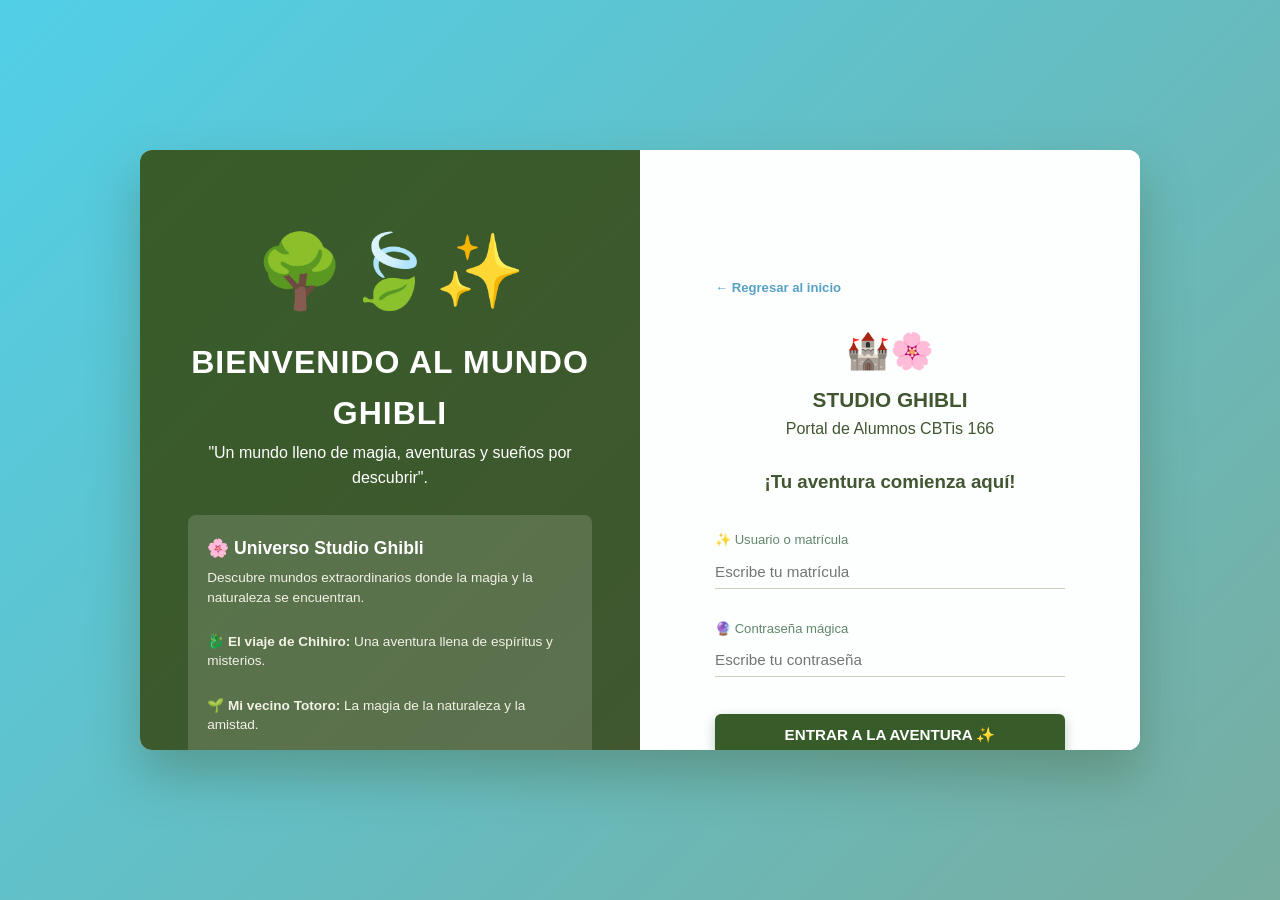
<file: login.html>
<!DOCTYPE html>
<html lang="es">
<head>
    <meta charset="UTF-8">
    <meta name="viewport" content="width=device-width, initial-scale=1.0">
    <title>Studio Ghibli </title>
    <link rel="stylesheet" href="styles.css">
</head>

<body class="cbtis-login-body">

    <div class="cbtis-login-container">

        <!-- PANEL IZQUIERDO: UNIVERSO GHIBLI -->
        <div class="cbtis-left-panel">

            <div class="cbtis-left-content">

                <div class="cbtis-illustration-box">
                    <div class="cbtis-badge-icon">
                        🌳🍃✨
                    </div>

                    <h2>BIENVENIDO AL MUNDO GHIBLI</h2>

                    <p>
                        "Un mundo lleno de magia,
                        aventuras y sueños por descubrir".
                    </p>
                </div>

                <!-- INFORMACIÓN DE PELÍCULAS -->
                <div class="cbtis-notices-box">

                    <h3>🌸 Universo Studio Ghibli</h3>

                    <p>
                        Descubre mundos extraordinarios donde
                        la magia y la naturaleza se encuentran.
                    </p>

                    <br>

                    <p>
                        🐉 <strong>El viaje de Chihiro:</strong>
                        Una aventura llena de espíritus y misterios.
                    </p>

                    <br>

                    <p>
                        🌱 <strong>Mi vecino Totoro:</strong>
                        La magia de la naturaleza y la amistad.
                    </p>

                    <br>

                    <p>
                        🏰 <strong>El castillo ambulante:</strong>
                        Una historia de amor, hechizos y valentía.
                    </p>

                    <br>

                    <p>
                        ✈️ <strong>El servicio de entrega de Kiki:</strong>
                        Una joven bruja descubre su independencia.
                    </p>

                </div>

                <div class="cbtis-slider-dots">
                    <span class="cbtis-dot active"></span>
                    <span class="cbtis-dot"></span>
                    <span class="cbtis-dot"></span>
                </div>

            </div>

            <div class="cbtis-left-footer">
                Studio Ghibli 🌿
                <br>
                <span>
                    Un viaje entre fantasía, naturaleza y sueños.
                </span>
            </div>

        </div>


        <!-- PANEL DERECHO: INICIO DE SESIÓN -->
        <div class="cbtis-right-panel">

            <div class="cbtis-login-wrapper">

                <div class="login-back-container">
                    <a href="index.html" class="cbtis-back-link">
                        ← Regresar al inicio
                    </a>
                </div>

                <div class="cbtis-logo-header">

                    <div class="login-logo-emoji">
                        🏰🌸
                    </div>

                    <h1>
                        STUDIO <strong>GHIBLI</strong>
                    </h1>

                    <p>
                        Portal de Alumnos CBTis 166
                    </p>

                    <br>

                    <h3>¡Tu aventura comienza aquí!</h3>

                </div>

                <form id="form-login" action="#" method="POST">

                    <div class="cbtis-input-group">
                        <label for="usuario">
                            ✨ Usuario o matrícula
                        </label>

                        <input
                            type="text"
                            id="usuario"
                            name="usuario"
                            placeholder="Escribe tu matrícula"
                            required
                        >
                    </div>

                    <div class="cbtis-input-group">
                        <label for="password">
                            🔮 Contraseña mágica
                        </label>

                        <input
                            type="password"
                            id="password"
                            name="password"
                            placeholder="Escribe tu contraseña"
                            required
                        >
                    </div>

                    <button type="submit" class="cbtis-btn-ingresar">
                        ENTRAR A LA AVENTURA ✨
                    </button>

                </form>

                <div class="cbtis-login-help">
                    <a href="#">Tengo dudas</a> |
                    <a href="#">¿Olvidaste tu contraseña?</a>
                </div>

                <div style="text-align:center; margin-top:35px; color:#8a9b83;">
                    <p>🌿 "La vida es un regalo maravilloso" 🌿</p>
                </div>

            </div>

        </div>

    </div>

    <script src="script.js"></script>

</body>
</html>
</file>
<file: styles.css>
/* ======================================================================
   ESTILOS GENERALES Y PORTADA - CBTis 166
   THEME: STUDIO GHIBLI - COLORES EXACTOS DE LA IMAGEN
   Paleta: #51CFE7 #56A1C6 #78ADA0 #375C29 #425631 #61866A #C7D3B9 #F2F2E5 #FCFFFE
   ====================================================================== */
*{
    box-sizing: border-box;
    margin: 0;
    padding: 0;
}

body {
    font-family: 'Segoe UI', Tahoma, Geneva, Verdana, sans-serif;
    color: #425631;                 /* Bosque oscuro - texto base */
    background-color: #F2F2E5;      /* Nubes / Crema - fondo general */
    line-height: 1.6;
}

/* --------------------------------------------------------------------
   BARRA SUPERIOR DE CONTACTO
   -------------------------------------------------------------------- */
.top-bar {
    background-color: #425631;              /* Bosque oscuro */
    color: #F2F2E5;                         /* Crema */
    font-size: 0.82rem;
    padding: 0.5rem 2rem;
    border-bottom: 1px solid rgba(255, 255, 255, 0.1);
}

.top-bar-container {
    max-width: 1200px;
    margin: 0 auto;
    display: flex;
    justify-content: space-between;
    align-items: center;
}

.top-contacts {
    display: flex;
    gap: 2rem;
}

.top-item.whatsapp {
    color: #51CFE7;        /* Cielo Ghibli para WhatsApp */
}

/* ======================================================================
   BARRA DE NAVEGACIÓN RESPONSIVA
   ====================================================================== */
.navbar {
    background-color: #FCFFFE; /* Blanco nube */
    border-bottom: 1px solid #C7D3B9; /* Arena */
    position: sticky;
    top: 0;
    z-index: 1000;
    padding: 0.8rem 1.5rem;
}

.nav-container {
    max-width: 1200px;
    margin: 0 auto;
    display: flex;
    justify-content: space-between;
    align-items: center;
    flex-wrap: wrap;
    gap: 1rem;
}

.nav-brand {
    display: flex;
    align-items: center;
}

.brand-logo-img {
    height: 55px;
    width: auto;
    object-fit: contain;
    display: block;
}

.nav-links {
    display: flex;
    align-items: center;
    gap: 1.5rem;
    flex-wrap: wrap;
}

.nav-links a {
    text-decoration: none;
    color: #425631;
    font-weight: 600;
    font-size: 0.9rem;
    transition: color 0.2s;
}

.nav-links a:hover {
    color: #56A1C6;            /* Mar / Lago */
}

.btn-nav-login {
    background-color: #375C29; /* Pasto */
    color: white !important;
    padding: 8px 16px;
    border-radius: 6px;
    transition: background-color 0.2s;
}

.btn-nav-login:hover {
    background-color: #425631;
}

@media (max-width: 600px) {
    .navbar {
        padding: 0.6rem 1rem;
    }
    .nav-container {
        justify-content: center;
    }
    .nav-links {
        gap: 1rem;
        justify-content: center;
    }
}

/* --------------------------------------------------------------------
   SECCIÓN HERO (DOS COLUMNAS CON COLLAGE)
   -------------------------------------------------------------------- */
.hero-section {
    background: linear-gradient(135deg, #51CFE7 0%, #78ADA0 55%, #61866A 100%); /* Cielo -> Mar lejano -> Verde colina */
    color: white;
    padding: 5rem 2rem;
    overflow: hidden;
}

.hero-container {
    max-width: 1200px;
    margin: 0 auto;
    display: grid;
    grid-template-columns: 1.1fr 0.9fr;
    gap: 3rem;
    align-items: center;
}

@media (max-width: 900px) {
    .hero-container {
        grid-template-columns: 1fr;
    }
}

.hero-tag {
    display: inline-block;
    background-color: rgba(252, 255, 254, 0.35);
    border: 1px solid rgba(252, 255, 254, 0.6);
    color: #FCFFFE;
    padding: 6px 16px;
    border-radius: 20px;
    font-size: 0.85rem;
    font-weight: 600;
    text-transform: uppercase;
    margin-bottom: 1.5rem;
}

.hero-text-side h1 {
    font-size: 2.8rem;
    font-weight: 800;
    margin-bottom: 1rem;
    letter-spacing: -0.5px;
    line-height: 1.2;
    color: #425631;
}

.hero-text-side p {
    font-size: 1.1rem;
    color: #425631;
    margin-bottom: 2rem;
    line-height: 1.6;
}

.hero-cta-box {
    background: rgba(242, 242, 229, 0.45);
    border: 1px solid rgba(252, 255, 254, 0.4);
    padding: 1.8rem;
    border-radius: 12px;
    backdrop-filter: blur(6px);
}

.btn-orange {
    display: inline-block;
    background: linear-gradient(135deg, #51CFE7 0%, #56A1C6 100%); /* Cielo a Mar */
    color: white;
    padding: 14px 28px;
    border-radius: 8px;
    text-decoration: none;
    font-weight: 700;
    font-size: 1.05rem;
    box-shadow: 0 4px 15px rgba(86, 161, 198, 0.4);
    transition: transform 0.2s, box-shadow 0.2s;
    margin-bottom: 1.2rem;
}

.btn-orange:hover {
    transform: translateY(-2px);
    box-shadow: 0 6px 20px rgba(86, 161, 198, 0.6);
}

.hero-benefits {
    display: flex;
    flex-wrap: wrap;
    gap: 15px;
    font-size: 0.9rem;
    color: #425631;
    font-weight: 500;
}

/* Estilos del Collage de Imágenes */
.image-collage {
    display: flex;
    flex-direction: column;
    gap: 15px;
    background: rgba(252, 255, 254, 0.25);
    padding: 20px;
    border-radius: 20px;
    border: 1px solid rgba(252, 255, 254, 0.4);
}

.collage-main img {
    width: 100%;
    height: 240px;
    object-fit: cover;
    border-radius: 12px;
    box-shadow: 0 10px 25px rgba(66, 86, 49, 0.3);
}

.collage-sub {
    display: grid;
    grid-template-columns: 1fr 1fr;
    gap: 15px;
}

.collage-sub img {
    width: 100%;
    height: 140px;
    object-fit: cover;
    border-radius: 12px;
    box-shadow: 0 8px 20px rgba(66, 86, 49, 0.3);
}

/* Clases específicas para el formulario de informes */
.hero-title-custom {
    font-size: 2.5rem;
    margin-bottom: 1rem;
}

.hero-desc-custom {
    color: #425631;
    font-size: 1rem;
    margin-bottom: 1.5rem;
}

.hero-subtitle-custom {
    font-size: 0.95rem;
    font-weight: 600;
    color: #375C29;
    margin-bottom: 0.8rem;
}

.hero-benefits-column {
    display: flex;
    flex-direction: column;
    gap: 8px;
}

.cbtis-hero-form-card {
    background-color: #FCFFFE;
    padding: 2.2rem;
    border-radius: 16px;
    box-shadow: 0 20px 40px rgba(66, 86, 49, 0.25);
    width: 100%;
    max-width: 440px;
    margin: 0 auto;
}

.form-card-title {
    color: #425631;
    font-size: 1.25rem;
    font-weight: 700;
    margin-bottom: 1rem;
    text-align: center;
}

.form-group-margin {
    margin-bottom: 1rem;
}

.form-control-input {
    width: 100%;
    border: 1px solid #C7D3B9;
    border-radius: 8px;
    padding: 10px 14px;
    font-size: 0.9rem;
    outline: none;
    background: #F2F2E5;
}

.form-control-select {
    width: 100%;
    border: 1px solid #C7D3B9;
    border-radius: 8px;
    padding: 10px 14px;
    font-size: 0.9rem;
    background: #FCFFFE;
    color: #425631;
    outline: none;
}

.form-date-label {
    font-size: 0.78rem;
    color: #61866A;
    display: block;
    margin-bottom: 2px;
}

.form-control-date {
    width: 100%;
    border: 1px solid #C7D3B9;
    border-radius: 8px;
    padding: 8px 14px;
    font-size: 0.9rem;
    color: #425631;
    outline: none;
    background: #F2F2E5;
}

.form-control-textarea {
    width: 100%;
    border: 1px solid #C7D3B9;
    border-radius: 8px;
    padding: 10px 14px;
    font-size: 0.9rem;
    outline: none;
    font-family: inherit;
    background: #F2F2E5;
}

/* ======================================================================
   CORRECCIÓN DEFINITIVA PARA LA CASILLA Y EL TEXTO DE ACEPTAR TÉRMINOS
   ====================================================================== */
.form-group-checkbox {
    margin-bottom: 1.2rem;
    display: flex;
    flex-direction: row !important;
    align-items: flex-start !important;
    justify-content: flex-start !important;
    gap: 10px;
    text-align: left;
    width: 100%;
}

.form-checkbox-input {
    width: 18px !important;
    height: 18px !important;
    min-width: 18px;
    cursor: pointer;
    margin-top: 2px;
    flex-shrink: 0;
    appearance: auto;
    -webkit-appearance: checkbox;
}

.form-checkbox-label {
    font-size: 0.78rem !important;
    color: #425631 !important;
    line-height: 1.35 !important;
    cursor: pointer;
    display: inline-block !important;
    width: auto !important;
    flex: 1;
}

.form-submit-btn {
    background-color: #56A1C6;     /* Mar / Lago */
    width: 100%;
    border-radius: 8px;
    padding: 12px;
    font-weight: 700;
    color: white;
    border: none;
    cursor: pointer;
    transition: background 0.2s;
}

.cbtis-hero-form-card input:focus, 
.cbtis-hero-form-card select:focus, 
.cbtis-hero-form-card textarea:focus {
    border-color: #51CFE7 !important;
    box-shadow: 0 0 0 3px rgba(81, 207, 231, 0.20);
}

/* ======================================================================
   ESTILOS DE OFERTA EDUCATIVA CON IMÁGENES
   ====================================================================== */
.careers-section {
    padding: 5rem 2rem;
    background-color: #F2F2E5;
}

.section-container {
    max-width: 1200px;
    margin: 0 auto;
}

.section-header {
    text-align: center;
    margin-bottom: 3.5rem;
}

.section-header h2 {
    font-size: 2.2rem;
    color: #425631;
    margin-bottom: 0.5rem;
}

.section-header p {
    color: #61866A;
    font-size: 1.05rem;
}

.careers-grid {
    display: grid;
    grid-template-columns: repeat(auto-fit, minmax(260px, 1fr));
    gap: 2rem;
}

.career-card {
    background-color: #FCFFFE;
    border: 1px solid #C7D3B9;
    border-radius: 12px;
    overflow: hidden;
    box-shadow: 0 4px 6px rgba(66, 86, 49, 0.05);
    transition: transform 0.2s ease, box-shadow 0.2s ease;
}

.career-card:hover {
    transform: translateY(-5px);
    box-shadow: 0 15px 30px rgba(66, 86, 49, 0.12);
    border-color: #51CFE7;
}

.career-img-container {
    width: 100%;
    height: 160px;
    overflow: hidden;
}

.career-img-container img {
    width: 100%;
    height: 100%;
    object-fit: cover;
    transition: transform 0.3s ease;
}

.career-card:hover .career-img-container img {
    transform: scale(1.05);
}

.career-content {
    padding: 1.8rem;
}

.career-content h3 {
    font-size: 1.15rem;
    color: #425631;
    margin-bottom: 0.8rem;
    font-weight: 700;
}

.career-content p {
    color: #61866A;
    font-size: 0.9rem;
    line-height: 1.5;
}

/* ======================================================================
   ESTILOS DEL PIE DE PÁGINA (FOOTER CON REDES SOCIALES)
   ====================================================================== */
.footer {
    background-color: #425631;
    color: #C7D3B9;
    padding: 2.5rem 2rem;
    border-top: 1px solid rgba(255, 255, 255, 0.05);
}

.footer-container {
    max-width: 1200px;
    margin: 0 auto;
    display: flex;
    justify-content: space-between;
    align-items: center;
    flex-wrap: wrap;
    gap: 1.5rem;
}

.footer-info p {
    font-size: 0.9rem;
    color: #F2F2E5;
    margin-bottom: 0.3rem;
}

.footer-author {
    font-size: 0.82rem;
    color: #C7D3B9;
}

.footer-socials {
    display: flex;
    gap: 12px;
}

.social-icon {
    width: 38px;
    height: 38px;
    background: rgba(242, 242, 229, 0.12);
    border: 1px solid rgba(242, 242, 229, 0.25);
    color: #FCFFFE;
    border-radius: 50%;
    display: flex;
    align-items: center;
    justify-content: center;
    text-decoration: none;
    font-weight: 700;
    font-size: 0.95rem;
    transition: background 0.2s, transform 0.2s, border-color 0.2s;
}

.social-icon:hover {
    background: #51CFE7;
    border-color: #51CFE7;
    transform: translateY(-3px);
}

@media (max-width: 768px) {
    .footer-container {
        flex-direction: column;
        text-align: center;
    }
    .footer-socials {
        justify-content: center;
    }
}

/* ======================================================================
   ESTILOS DE LOGIN EN PANTALLA PARTIDA - CBTis 166
   ====================================================================== */
.cbtis-login-body {
    margin: 0;
    padding: 0;
    font-family: 'Segoe UI', Tahoma, Geneva, Verdana, sans-serif;
    background: linear-gradient(135deg, #51CFE7 0%, #78ADA0 100%);
    min-height: 100vh;
    display: flex;
    justify-content: center;
    align-items: center;
}

.cbtis-login-container {
    width: 100%;
    max-width: 1000px;
    height: 600px;
    background-color: #FCFFFE;
    border-radius: 12px;
    box-shadow: 0 25px 50px rgba(66, 86, 49, 0.35);
    display: grid;
    grid-template-columns: 1fr 1fr;
    overflow: hidden;
    margin: 2rem;
}

@media (max-width: 850px) {
    .cbtis-login-container {
        grid-template-columns: 1fr;
        height: auto;
    }
    .cbtis-left-panel {
        display: none;
    }
}

.cbtis-left-panel {
    background: linear-gradient(135deg, #375C29 0%, #425631 100%);
    color: white;
    padding: 3rem;
    display: flex;
    flex-direction: column;
    justify-content: space-between;
}

.cbtis-illustration-box {
    text-align: center;
    margin-top: 1rem;
}

.cbtis-badge-icon {
    font-size: 4.5rem;
    margin-bottom: 0.5rem;
}

.cbtis-illustration-box h2 {
    font-size: 2rem;
    font-weight: 800;
    letter-spacing: 1px;
}

.cbtis-notices-box {
    background: rgba(252, 255, 254, 0.15);
    padding: 1.2rem;
    border-radius: 8px;
    margin-top: 1.5rem;
}

.cbtis-notices-box h3 {
    font-size: 1.1rem;
    margin-bottom: 0.4rem;
}

.cbtis-notices-box p {
    font-size: 0.85rem;
    color: #F2F2E5;
    line-height: 1.4;
}

.cbtis-slider-dots {
    display: flex;
    justify-content: center;
    gap: 8px;
    margin-top: 1.5rem;
}

.cbtis-dot {
    width: 8px;
    height: 8px;
    background-color: rgba(255, 255, 255, 0.4);
    border-radius: 50%;
}

.cbtis-dot.active {
    background-color: #51CFE7;
    width: 24px;
    border-radius: 4px;
}

.cbtis-left-footer {
    font-size: 0.72rem;
    color: #C7D3B9;
    text-align: center;
    line-height: 1.3;
}

.cbtis-right-panel {
    background-color: #FCFFFE;
    padding: 3rem 3.5rem;
    display: flex;
    flex-direction: column;
    justify-content: center;
}

.cbtis-login-wrapper {
    width: 100%;
    max-width: 350px;
    margin: 0 auto;
}

.login-back-container {
    margin-bottom: 1.5rem;
}

.cbtis-back-link {
    color: #56A1C6;
    font-size: 0.82rem;
    text-decoration: none;
    font-weight: 600;
}

.cbtis-back-link:hover {
    text-decoration: underline;
}

.cbtis-logo-header {
    text-align: center;
    margin-bottom: 2rem;
}

.login-logo-emoji {
    font-size: 2.2rem;
    margin-bottom: 0.2rem;
}

.cbtis-logo-header h1 {
    font-size: 1.3rem;
    color: #425631;
    font-weight: 700;
}

.cbtis-logo-header h1 span {
    color: #56A1C6;
}

.cbtis-input-group {
    margin-bottom: 1.8rem;
    position: relative;
}

.cbtis-input-group label {
    display: block;
    font-size: 0.82rem;
    color: #61866A;
    margin-bottom: 0.3rem;
    font-weight: 500;
}

.cbtis-input-group input {
    width: 100%;
    border: none;
    border-bottom: 1px solid #C7D3B9;
    padding: 8px 0;
    font-size: 0.95rem;
    color: #425631;
    background: transparent;
    outline: none;
    transition: border-color 0.2s;
}

.cbtis-input-group input:focus {
    border-bottom: 2px solid #51CFE7;
}

.cbtis-btn-ingresar {
    width: 100%;
    background-color: #375C29;
    color: white;
    border: none;
    padding: 12px;
    border-radius: 6px;
    font-weight: 700;
    font-size: 0.95rem;
    cursor: pointer;
    box-shadow: 0 4px 12px rgba(55, 92, 41, 0.3);
    transition: background-color 0.2s, transform 0.1s;
    margin-top: 0.5rem;
}

.cbtis-btn-ingresar:hover {
    background-color: #425631;
}

.cbtis-login-help {
    text-align: center;
    margin-top: 1.8rem;
    font-size: 0.82rem;
}

.cbtis-login-help a {
    color: #56A1C6;
    text-decoration: none;
    font-weight: 600;
}

.cbtis-login-help a:hover {
    text-decoration: underline;
}

/* ======================================================================
   ESTILOS Y RECORRIDO DE DOCENTES
   ====================================================================== */
.teachers-section {
    background: linear-gradient(135deg, #425631 0%, #375C29 100%);
    color: white;
    padding: 4rem 1.5rem;
}

.teachers-container {
    max-width: 1200px;
    margin: 0 auto;
}

.teachers-header {
    display: flex;
    justify-content: space-between;
    align-items: flex-end;
    margin-bottom: 2.5rem;
    flex-wrap: wrap;
    gap: 1.5rem;
}

.teachers-tag {
    display: inline-block;
    color: #51CFE7;
    font-size: 0.82rem;
    font-weight: 700;
    text-transform: uppercase;
    margin-bottom: 0.6rem;
    letter-spacing: 0.5px;
}

.convenience-tag-custom {
    color: #56A1C6;
}

.teachers-header h2 {
    font-size: 2.2rem;
    font-weight: 800;
    margin-bottom: 0.6rem;
    letter-spacing: -0.5px;
}

.teachers-header p {
    color: #F2F2E5;
    font-size: 1rem;
    max-width: 700px;
    line-height: 1.6;
}

.teachers-nav-buttons {
    display: flex;
    gap: 10px;
}

.nav-btn {
    width: 42px;
    height: 42px;
    background: rgba(252, 255, 254, 0.15);
    border: 1px solid rgba(252, 255, 254, 0.3);
    color: white;
    border-radius: 50%;
    font-size: 1.4rem;
    cursor: pointer;
    display: flex;
    align-items: center;
    justify-content: center;
    transition: background 0.2s, transform 0.1s;
}

.nav-btn:hover {
    background: rgba(252, 255, 254, 0.3);
    transform: scale(1.05);
}

.teachers-grid {
    display: flex;
    gap: 1.5rem;
    overflow-x: auto;
    scroll-behavior: smooth;
    padding-bottom: 1rem;
    scrollbar-width: none;
}

.teachers-grid::-webkit-scrollbar {
    display: none;
}

.teacher-card {
    flex: 0 0 calc(25% - 1.15rem);
    background: #FCFFFE;
    border-radius: 16px;
    overflow: hidden;
    border: 1px solid rgba(255, 255, 255, 0.1);
    transition: transform 0.2s ease, box-shadow 0.2s ease;
}

@media (max-width: 1024px) {
    .teacher-card {
        flex: 0 0 calc(43% - 0.75rem);
    }
}

@media (max-width: 650px) {
    .teacher-card {
        flex: 0 0 82%;
    }
}

.teacher-card:hover {
    transform: translateY(-5px);
    box-shadow: 0 15px 30px rgba(0, 0, 0, 0.4);
}

.teacher-card img {
    width: 100%;
    height: 240px;
    object-fit: cover;
    object-position: top;
}

.teacher-info {
    padding: 1.5rem;
    background: linear-gradient(180deg, #FCFFFE 0%, #F2F2E5 100%);
}

.teacher-info h3 {
    font-size: 1.1rem;
    font-weight: 700;
    color: #425631;
    margin-bottom: 0.4rem;
}

.teacher-info p {
    font-size: 0.85rem;
    color: #61866A;
    line-height: 1.4;
}

/* ======================================================================
   ESTILOS DE CONVENIOS EN DOBLE LÍNEA (MARQUESINAS INFINITAS)
   ====================================================================== */
.convenios-section {
    padding: 5rem 0;
    background-color: #FCFFFE;
    overflow: hidden;
    border-top: 1px solid #C7D3B9;
    border-bottom: 1px solid #C7D3B9;
}

.convenios-container {
    max-width: 1200px;
    margin: 0 auto;
    padding: 0 2rem;
}

.marquee-wrapper {
    position: relative;
    width: 100%;
    overflow: hidden;
    mask-image: linear-gradient(to right, transparent, black 10%, black 90%, transparent);
    -webkit-mask-image: linear-gradient(to right, transparent, black 10%, black 90%, transparent);
}

.marquee-wrapper-spacing {
    margin-top: 1.5rem;
}

.marquee-track {
    display: flex;
    gap: 1.5rem;
    width: max-content;
}

.marquee-wrapper:hover .marquee-track {
    animation-play-state: paused !important;
}

.marquee-track-top {
    animation: scrollLeft 35s linear infinite;
}

.marquee-track-bottom {
    animation: scrollRight 35s linear infinite;
}

@keyframes scrollLeft {
    0% { transform: translateX(0); }
    100% { transform: translateX(-50%); }
}

@keyframes scrollRight {
    0% { transform: translateX(-50%); }
    100% { transform: translateX(0); }
}

.convenio-card {
    background: #F2F2E5;
    border: 1px solid #C7D3B9;
    padding: 1.2rem 2rem;
    border-radius: 12px;
    font-weight: 600;
    font-size: 1rem;
    color: #425631;
    white-space: nowrap;
    box-shadow: 0 4px 6px rgba(66, 86, 49, 0.05);
    transition: transform 0.2s ease, border-color 0.2s ease, background-color 0.2s ease;
    display: flex;
    align-items: center;
    justify-content: center;
    min-width: 190px;
}

.convenio-card:hover {
    transform: translateY(-3px);
    border-color: #51CFE7;
    background-color: #FCFFFE;
    color: #56A1C6;
    box-shadow: 0 10px 20px rgba(81, 207, 231, 0.15);
}
</file>
